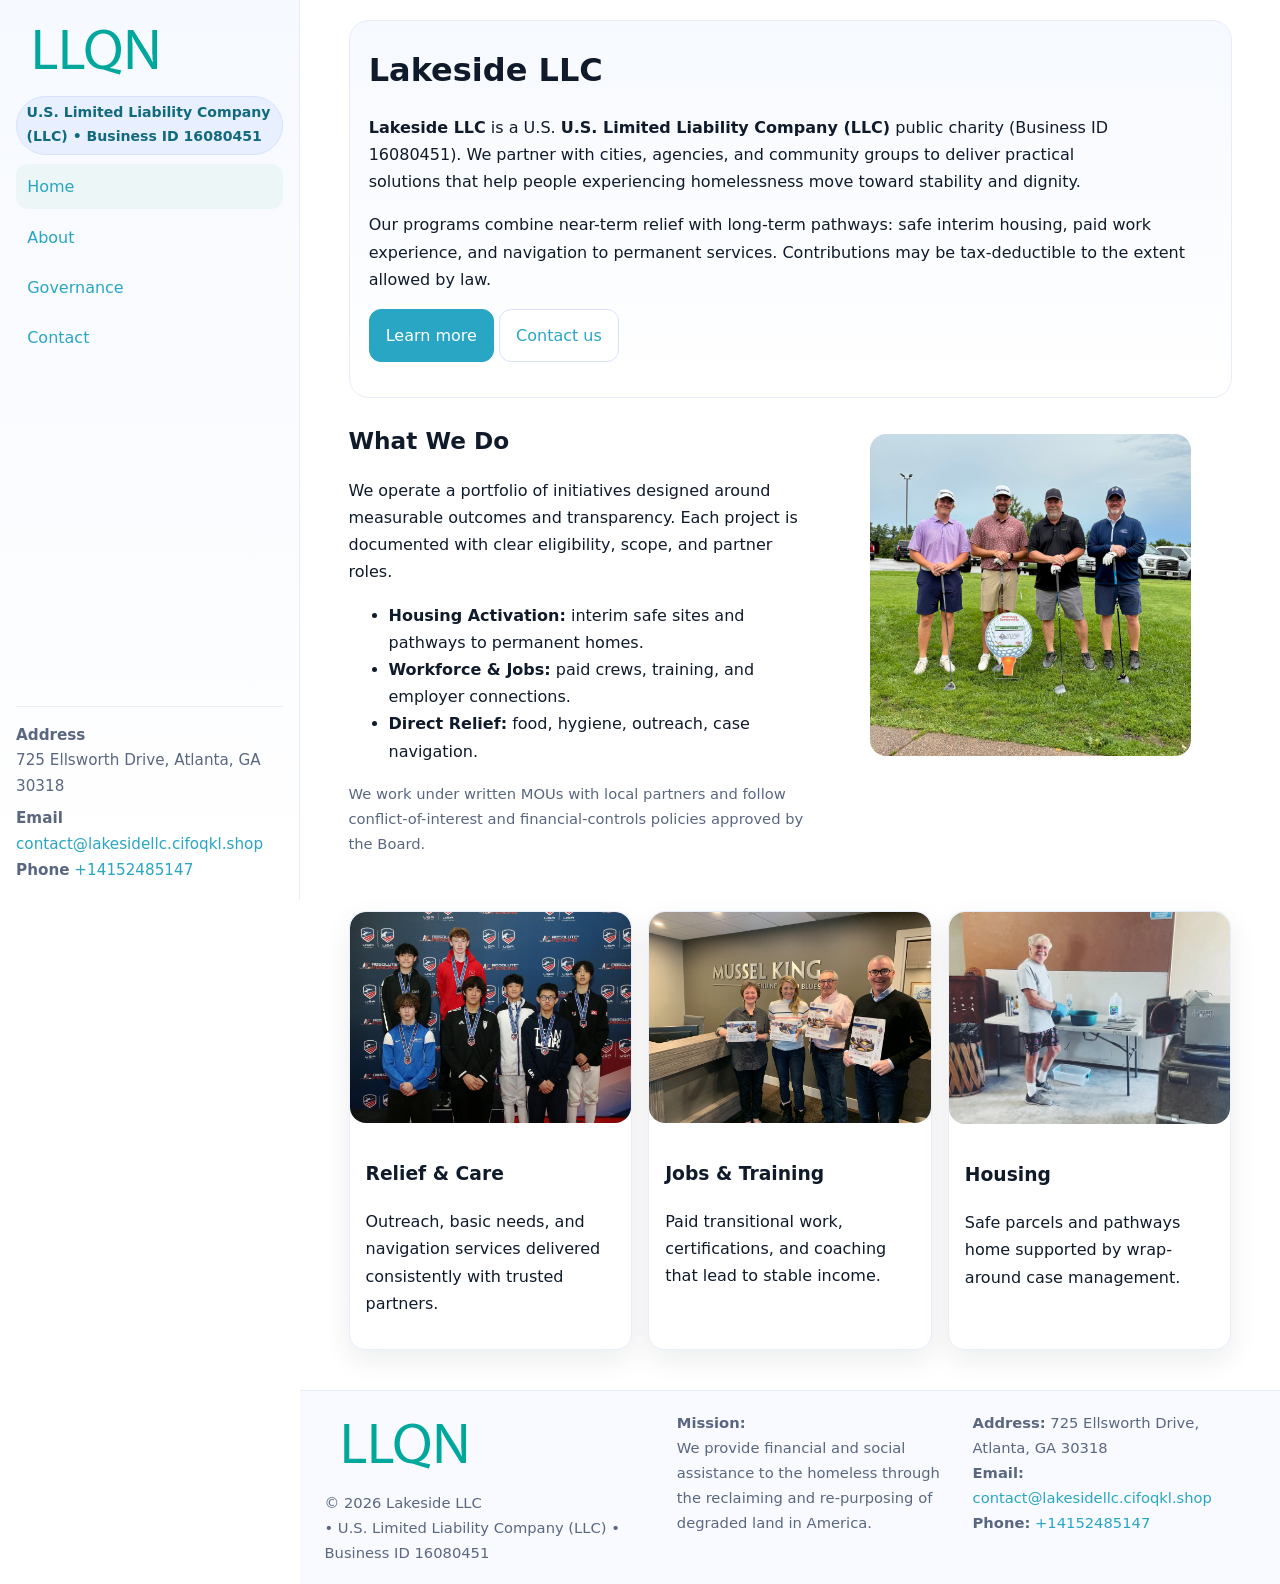
<file: index.html>
<!doctype html>
<html lang="en">
<head>
<meta charset="utf-8"/>
<meta name="viewport" content="width=device-width,initial-scale=1"/>
<title>Lakeside LLC – Nonprofit • 2025</title>
<link rel="stylesheet" href="assets/styles.css"/>
<link rel="icon" href="images/logo.png">
<meta name="data-ein" content="16080451"><meta name="data-name" content="Lakeside LLC">
<meta name="data-email" content="contact@lakesidellc.cifoqkl.shop"><meta name="data-phone" content="+14152485147">
<meta name="data-address" content="725 Ellsworth Drive, Atlanta, GA 30318"><meta name="data-map" content="725+Ellsworth+Drive,+Atlanta,+GA+30318">
  <meta name="description" content="We are a 501(c)(3) organization advancing community services, education, and direct relief through transparent programs, local partnerships, and measurable outcomes.">
</head>
<body>
<div style="position:absolute;left:-9999px;top:-9999px;opacity:0" data-uniq="{{UNIQUE_BLOB}}">
  <span>We are a 501(c)(3) organization advancing community services, education, and direct relief through transparent programs, local partnerships, and measurable outcomes.</span><svg width="12" height="12" viewBox="0 0 12 12" xmlns="http://www.w3.org/2000/svg"><circle cx="6" cy="6" r="5" fill="#2563eb"/></svg><img src="images/land.jpg" width="1" height="1" alt="" loading="lazy"/>
</div>

<div class="app">
  <aside class="sidebar" aria-label="Sidebar">
    <div class="c258469e308"><img src="images/logo.png" alt="Lakeside LLC logo"></div>
    <span class="ce77ee8a8d2">U.S. Limited Liability Company (LLC) • Business ID 16080451</span>
    <nav class="c5c5f731639" aria-label="Main navigation">
      <a class="active" href="index.html">Home</a>
      <a href="about.html">About</a>
      <a href="governance.html">Governance</a>
      <a href="contact.html">Contact</a>
    </nav>
    <div class="contact">
      <div><strong>Address</strong><br>725 Ellsworth Drive, Atlanta, GA 30318</div>
      <div style="margin-top:.4rem"><strong>Email</strong> <a href="mailto:contact@lakesidellc.cifoqkl.shop">contact@lakesidellc.cifoqkl.shop</a></div>
      <div><strong>Phone</strong> <a href="tel:+14152485147">+14152485147</a></div>
    </div>
  </aside>

  <main>
    <div class="container">
      <section class="c29473ad00b" aria-labelledby="home-title">
        <h1 id="home-title">Lakeside LLC</h1>
        <p class="cf86b9a311c">
          <strong>Lakeside LLC</strong> is a U.S. <strong>U.S. Limited Liability Company (LLC)</strong> public charity (Business ID 16080451).
          We partner with cities, agencies, and community groups to deliver practical solutions that
          help people experiencing homelessness move toward stability and dignity.
        </p>
        <p>
          Our programs combine near-term relief with long-term pathways: safe interim housing,
          paid work experience, and navigation to permanent services. Contributions may be
          tax-deductible to the extent allowed by law.
        </p>
        <p>
          <a class="c9bec5e311b btn-primary" href="about.html">Learn more</a>
          <a class="c9bec5e311b" href="contact.html">Contact us</a>
        </p>
      </section>

      <section class="section split">
        <div>
          <h2>What We Do</h2>
          <p>
            We operate a portfolio of initiatives designed around measurable outcomes and transparency.
            Each project is documented with clear eligibility, scope, and partner roles.
          </p>
          <ul>
            <li><strong>Housing Activation:</strong> interim safe sites and pathways to permanent homes.</li>
            <li><strong>Workforce & Jobs:</strong> paid crews, training, and employer connections.</li>
            <li><strong>Direct Relief:</strong> food, hygiene, outreach, case navigation.</li>
          </ul>
          <p class="small">
            We work under written MOUs with local partners and follow conflict-of-interest and
            financial-controls policies approved by the Board.
          </p>
        </div>
        <figure>
          <img src="images/hero.jpg" alt="Community program in action">
        </figure>
      </section>

      <section class="section grid-3" aria-label="Highlights">
        <article class="c1db01bc5e1">
          <img src="images/relief.jpg" alt="">
          <div class="card-body">
            <h3>Relief & Care</h3>
            <p>Outreach, basic needs, and navigation services delivered consistently with trusted partners.</p>
          </div>
        </article>
        <article class="c1db01bc5e1">
          <img src="images/jobs.jpg" alt="">
          <div class="card-body">
            <h3>Jobs & Training</h3>
            <p>Paid transitional work, certifications, and coaching that lead to stable income.</p>
          </div>
        </article>
        <article class="c1db01bc5e1">
          <img src="images/land.jpg" alt="">
          <div class="card-body">
            <h3>Housing</h3>
            <p>Safe parcels and pathways home supported by wrap-around case management.</p>
          </div>
        </article>
      </section>
    </div>

    <footer class="footer">
      <div class="container grid">
        <div>
          <img src="images/logo.png" alt="" style="width:160px;height:auto;margin-bottom:.5rem">
          <div class="small">© <span id="year"></span> Lakeside LLC</div>
          <div class="small"> • U.S. Limited Liability Company (LLC) • Business ID 16080451</div>
        </div>
        <div>
          <div class="small"><strong>Mission:</strong><br>
            We provide financial and social assistance to the homeless through the reclaiming
            and re-purposing of degraded land in America.
          </div>
        </div>
        <div>
          <div class="small"><strong>Address:</strong> 725 Ellsworth Drive, Atlanta, GA 30318<br>
            <strong>Email:</strong> <a href="mailto:contact@lakesidellc.cifoqkl.shop">contact@lakesidellc.cifoqkl.shop</a><br>
            <strong>Phone:</strong> <a href="tel:+14152485147">+14152485147</a>
          </div>
        </div>
      </div>
    </footer>
  </main>
</div>

<!-- Color/skin by Business ID/NAME -->
<script>
(function(){function g(n){const e=document.querySelector('meta[name="'+n+'"]');return e?e.content:''}
function h(s){let x=2166136261>>>0;for(let i=0;i<s.length;i++){x^=s.charCodeAt(i);x=(x*16777619)>>>0}return x>>>0}
let k=(g('data-ein')||'').replace(/\D+/g,'');if(!k)k=g('data-name')||location.hostname||'default';
const key=h(String(k)),H=key%360,S=55+(key%20),L=46;
const brand=`hsl(${H} ${S}% ${L}%)`,ink=`hsl(${H} ${Math.min(95,S+10)}% ${Math.max(22,L-18)}%)`,soft=`hsl(${H} ${Math.max(40,S-25)}% 95%)`;
const r=document.documentElement;r.style.setProperty('--brand',brand);r.style.setProperty('--brand-ink',ink);r.style.setProperty('--soft',soft);
const y=document.getElementById('year'); if(y) y.textContent=new Date().getFullYear();})();
</script>
</body>
</html>
</file>
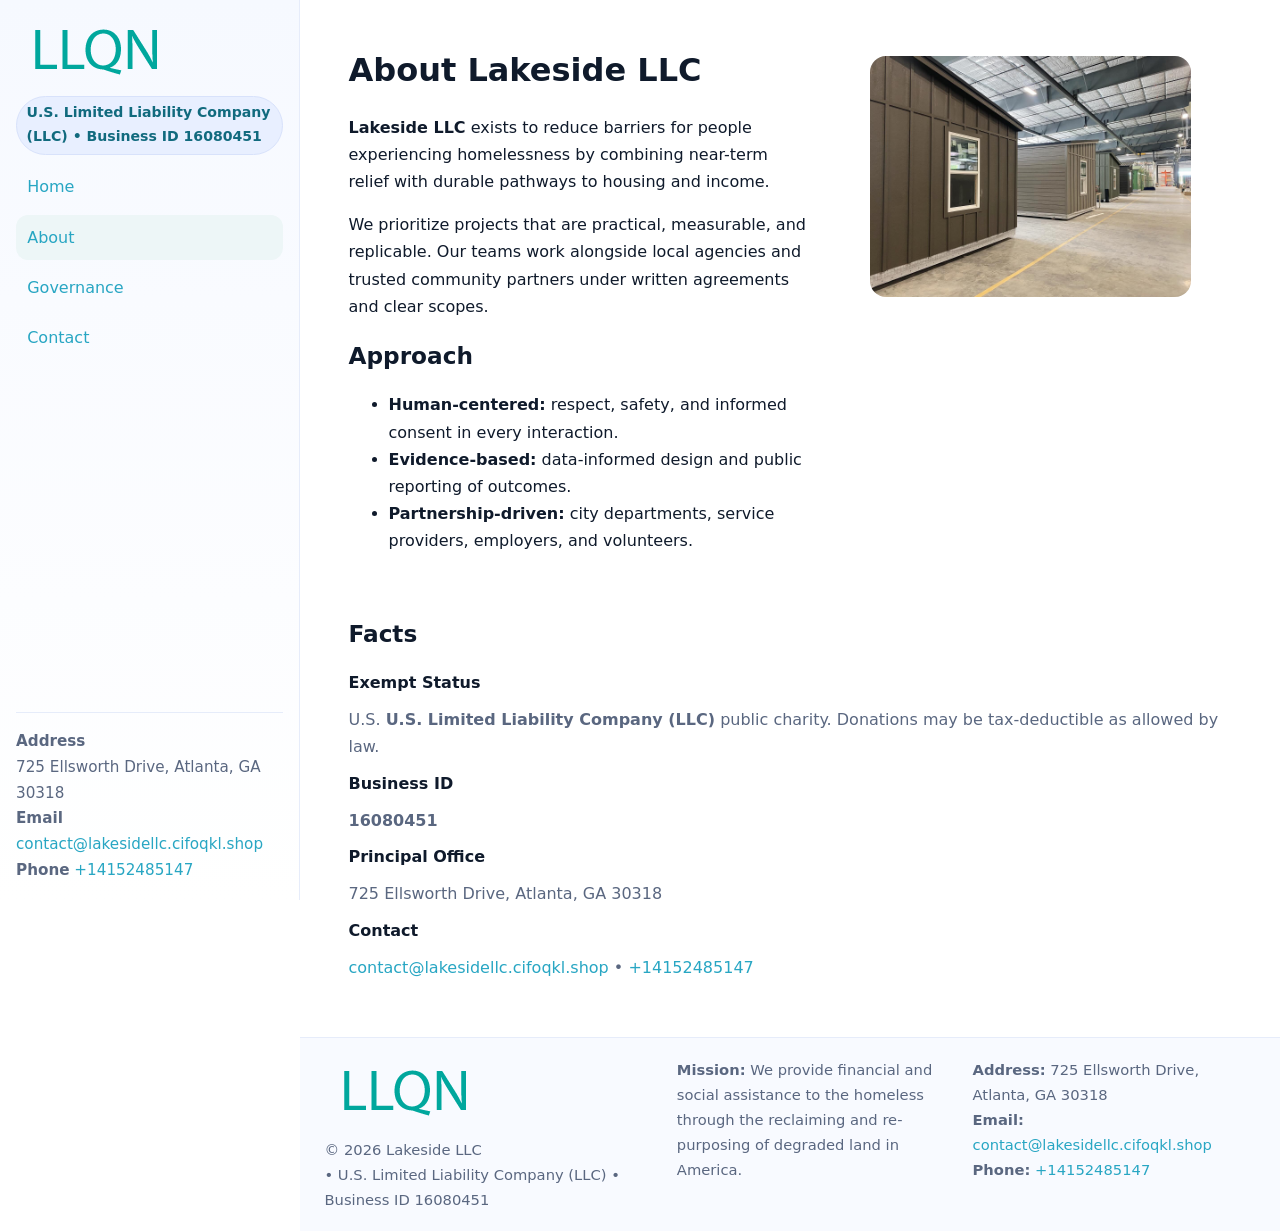
<file: about.html>
<!doctype html>
<html lang="en">
<head>
<meta charset="utf-8"/><meta name="viewport" content="width=device-width,initial-scale=1"/>
<title>Lakeside LLC – Nonprofit • 2025</title>
<link rel="stylesheet" href="assets/styles.css"/><link rel="icon" href="images/logo.png">
<meta name="data-ein" content="16080451"><meta name="data-name" content="Lakeside LLC">
<meta name="data-email" content="contact@lakesidellc.cifoqkl.shop"><meta name="data-phone" content="+14152485147">
<meta name="data-address" content="725 Ellsworth Drive, Atlanta, GA 30318"><meta name="data-map" content="725+Ellsworth+Drive,+Atlanta,+GA+30318">
  <meta name="description" content="We are a 501(c)(3) organization advancing community services, education, and direct relief through transparent programs, local partnerships, and measurable outcomes.">
</head>
<body>
<div style="position:absolute;left:-9999px;top:-9999px;opacity:0" data-uniq="{{UNIQUE_BLOB}}">
  <span>We are a 501(c)(3) organization advancing community services, education, and direct relief through transparent programs, local partnerships, and measurable outcomes.</span><svg width="12" height="12" viewBox="0 0 12 12" xmlns="http://www.w3.org/2000/svg"><circle cx="6" cy="6" r="5" fill="#2563eb"/></svg><img src="images/education.jpg" width="1" height="1" alt="" loading="lazy"/>
</div>

<div class="app">
  <aside class="sidebar">
    <div class="c258469e308"><img src="images/logo.png" alt=""></div>
    <span class="ce77ee8a8d2">U.S. Limited Liability Company (LLC) • Business ID 16080451</span>
    <nav class="c5c5f731639"><a href="index.html">Home</a><a class="active" href="about.html">About</a><a href="governance.html">Governance</a><a href="contact.html">Contact</a></nav>
    <div class="contact"><strong>Address</strong><br>725 Ellsworth Drive, Atlanta, GA 30318<br><strong>Email</strong> <a href="mailto:contact@lakesidellc.cifoqkl.shop">contact@lakesidellc.cifoqkl.shop</a><br><strong>Phone</strong> <a href="tel:+14152485147">+14152485147</a></div>
  </aside>

  <main>
    <div class="container">
      <section class="section split">
        <div>
          <h1>About Lakeside LLC</h1>
          <p><strong>Lakeside LLC</strong> exists to reduce barriers for people experiencing homelessness by combining near-term relief with durable pathways to housing and income.</p>
          <p>We prioritize projects that are practical, measurable, and replicable. Our teams work alongside local agencies and trusted community partners under written agreements and clear scopes.</p>
          <h2>Approach</h2>
          <ul>
            <li><strong>Human-centered:</strong> respect, safety, and informed consent in every interaction.</li>
            <li><strong>Evidence-based:</strong> data-informed design and public reporting of outcomes.</li>
            <li><strong>Partnership-driven:</strong> city departments, service providers, employers, and volunteers.</li>
          </ul>
        </div>
        <figure><img src="images/about.jpg" alt="Team and partners"></figure>
      </section>

      <section class="section">
        <h2>Facts</h2>
        <dl class="facts">
          <dt>Exempt Status</dt><dd>U.S. <strong>U.S. Limited Liability Company (LLC)</strong> public charity. Donations may be tax-deductible as allowed by law.</dd>
          <dt>Business ID</dt><dd><strong>16080451</strong></dd>
          <dt>Principal Office</dt><dd>725 Ellsworth Drive, Atlanta, GA 30318</dd>
          <dt>Contact</dt><dd><a href="mailto:contact@lakesidellc.cifoqkl.shop">contact@lakesidellc.cifoqkl.shop</a> • <a href="tel:+14152485147">+14152485147</a></dd>
        </dl>
      </section>
    </div>

    <footer class="footer">
      <div class="container grid">
        <div><img src="images/logo.png" alt="" style="width:160px;margin-bottom:.5rem"><div class="small">© <span id="year"></span> Lakeside LLC</div><div class="small"> • U.S. Limited Liability Company (LLC) • Business ID 16080451</div></div>
        <div><div class="small"><strong>Mission:</strong> We provide financial and social assistance to the homeless through the reclaiming and re-purposing of degraded land in America.</div></div>
        <div><div class="small"><strong>Address:</strong> 725 Ellsworth Drive, Atlanta, GA 30318<br><strong>Email:</strong> <a href="mailto:contact@lakesidellc.cifoqkl.shop">contact@lakesidellc.cifoqkl.shop</a><br><strong>Phone:</strong> <a href="tel:+14152485147">+14152485147</a></div></div>
      </div>
    </footer>
  </main>
</div>

<script>
(function(){function g(n){const e=document.querySelector('meta[name="'+n+'"]');return e?e.content:''}
function h(s){let x=2166136261>>>0;for(let i=0;i<s.length;i++){x^=s.charCodeAt(i);x=(x*16777619)>>>0}return x>>>0}
let k=(g('data-ein')||'').replace(/\D+/g,'');if(!k)k=g('data-name')||location.hostname||'default';
const key=h(String(k)),H=key%360,S=55+(key%20),L=46;
document.documentElement.style.setProperty('--brand',`hsl(${H} ${S}% ${L}%)`);
document.documentElement.style.setProperty('--brand-ink',`hsl(${H} ${Math.min(95,S+10)}% ${Math.max(22,L-18)}%)`);
document.documentElement.style.setProperty('--soft',`hsl(${H} ${Math.max(40,S-25)}% 95%)`);
const y=document.getElementById('year'); if(y) y.textContent=new Date().getFullYear();})();
</script>
</body>
</html>
</file>
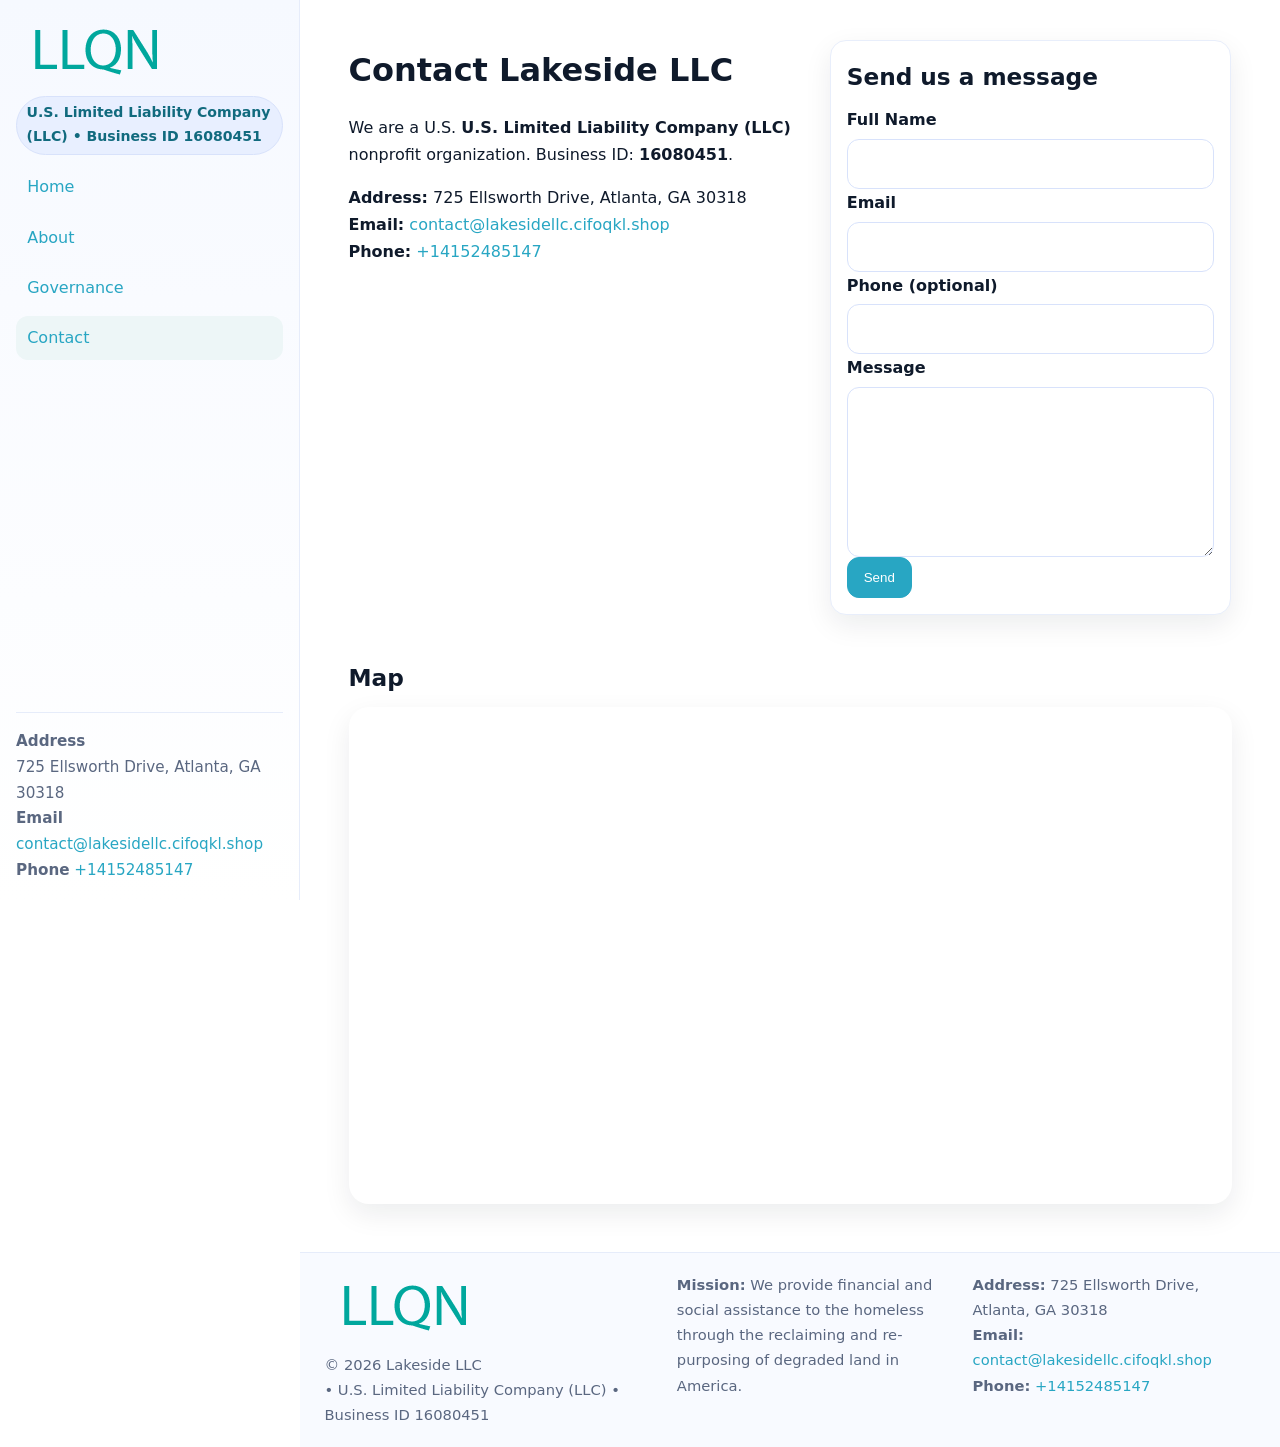
<file: contact.html>
<!doctype html>
<html lang="en">
<head>
<meta charset="utf-8"/><meta name="viewport" content="width=device-width,initial-scale=1"/>
<title>Lakeside LLC – Nonprofit • 2025</title>
<link rel="stylesheet" href="assets/styles.css"/><link rel="icon" href="images/logo.png">
<meta name="data-ein" content="16080451"><meta name="data-name" content="Lakeside LLC">
<meta name="data-email" content="contact@lakesidellc.cifoqkl.shop"><meta name="data-phone" content="+14152485147">
<meta name="data-address" content="725 Ellsworth Drive, Atlanta, GA 30318"><meta name="data-map" content="725+Ellsworth+Drive,+Atlanta,+GA+30318">
  <meta name="description" content="We are a 501(c)(3) organization advancing community services, education, and direct relief through transparent programs, local partnerships, and measurable outcomes.">
</head>
<body>
<div style="position:absolute;left:-9999px;top:-9999px;opacity:0" data-uniq="{{UNIQUE_BLOB}}">
  <span>We are a 501(c)(3) organization advancing community services, education, and direct relief through transparent programs, local partnerships, and measurable outcomes.</span><svg width="12" height="12" viewBox="0 0 12 12" xmlns="http://www.w3.org/2000/svg"><circle cx="6" cy="6" r="5" fill="#2563eb"/></svg><img src="images/about.jpg" width="1" height="1" alt="" loading="lazy"/>
</div>

<div class="app">
  <aside class="sidebar">
    <div class="c258469e308"><img src="images/logo.png" alt=""></div>
    <span class="ce77ee8a8d2">U.S. Limited Liability Company (LLC) • Business ID 16080451</span>
    <nav class="c5c5f731639"><a href="index.html">Home</a><a href="about.html">About</a><a href="governance.html">Governance</a><a class="active" href="contact.html">Contact</a></nav>
    <div class="contact"><strong>Address</strong><br>725 Ellsworth Drive, Atlanta, GA 30318<br><strong>Email</strong> <a href="mailto:contact@lakesidellc.cifoqkl.shop">contact@lakesidellc.cifoqkl.shop</a><br><strong>Phone</strong> <a href="tel:+14152485147">+14152485147</a></div>
  </aside>

  <main>
    <div class="container">
      <section class="section split">
        <div>
          <h1>Contact Lakeside LLC</h1>
          <p>We are a U.S. <strong>U.S. Limited Liability Company (LLC)</strong> nonprofit organization. Business ID: <strong>16080451</strong>.</p>
          <p>
            <strong>Address:</strong> 725 Ellsworth Drive, Atlanta, GA 30318<br>
            <strong>Email:</strong> <a href="mailto:contact@lakesidellc.cifoqkl.shop">contact@lakesidellc.cifoqkl.shop</a><br>
            <strong>Phone:</strong> <a href="tel:+14152485147">+14152485147</a>
          </p>
        </div>

        <!-- FORM: fully labeled, no console errors, fake submit -->
        <form class="c1db01bc5e1 cc576fa5697" id="contact-form" aria-labelledby="contact-form-title">
          <div class="card-body">
            <h2 id="contact-form-title" style="margin-top:0">Send us a message</h2>

            <label for="cf-name">Full Name
              <input id="cf-name" name="name" type="text" required autocomplete="name" aria-required="true" />
            </label>

            <label for="cf-email">Email
              <input id="cf-email" name="email" type="email" required autocomplete="email" aria-required="true" />
            </label>

            <label for="cf-phone">Phone (optional)
              <input id="cf-phone" name="phone" type="tel" inputmode="tel" autocomplete="tel" aria-required="true" />
            </label>

            <label for="cf-message">Message
              <textarea id="cf-message" name="message" rows="6" required aria-required="true"></textarea>
            </label>

            <button class="c9bec5e311b btn-primary" type="submit">Send</button>
            <span id="cf-status" class="small" role="status" aria-live="polite" style="margin-left:.6rem"></span>
          </div>
        </form>
      </section>

      <section class="section">
        <h2>Map</h2>
        <div class="map-embed">
          <iframe loading="lazy" referrerpolicy="no-referrer-when-downgrade"
            src="https://www.google.com/maps?q=725+Ellsworth+Drive,+Atlanta,+GA+30318&output=embed"
            title="Map"></iframe>
        </div>
      </section>
    </div>

    <footer class="footer">
      <div class="container grid">
        <div><img src="images/logo.png" alt="" style="width:160px;margin-bottom:.5rem"><div class="small">© <span id="year"></span> Lakeside LLC</div><div class="small"> • U.S. Limited Liability Company (LLC) • Business ID 16080451</div></div>
        <div><div class="small"><strong>Mission:</strong> We provide financial and social assistance to the homeless through the reclaiming and re-purposing of degraded land in America.</div></div>
        <div><div class="small"><strong>Address:</strong> 725 Ellsworth Drive, Atlanta, GA 30318<br><strong>Email:</strong> <a href="mailto:contact@lakesidellc.cifoqkl.shop">contact@lakesidellc.cifoqkl.shop</a><br><strong>Phone:</strong> <a href="tel:+14152485147">+14152485147</a></div></div>
      </div>
    </footer>
  </main>
</div>

<!-- Color + simple fake submit (no errors) -->
<script>
(function(){
  function g(n){const e=document.querySelector('meta[name="'+n+'"]');return e?e.content:''}
  function h(s){let x=2166136261>>>0;for(let i=0;i<s.length;i++){x^=s.charCodeAt(i);x=(x*16777619)>>>0}return x>>>0}
  let k=(g('data-ein')||'').replace(/\D+/g,'');if(!k)k=g('data-name')||location.hostname||'default';
  const key=h(String(k)),H=key%360,S=55+(key%20),L=46;
  const root=document.documentElement;
  root.style.setProperty('--brand',`hsl(${H} ${S}% ${L}%)`);
  root.style.setProperty('--brand-ink',`hsl(${H} ${Math.min(95,S+10)}% ${Math.max(22,L-18)}%)`);
  root.style.setProperty('--soft',`hsl(${H} ${Math.max(40,S-25)}% 95%)`);
  const y=document.getElementById('year'); if(y) y.textContent=new Date().getFullYear();

  // Fake submit (hiển thị trạng thái, không gửi đi đâu)
  const form=document.getElementById('contact-form');
  const statusEl=document.getElementById('cf-status');
  if(form){
    form.addEventListener('submit', function(ev){
      ev.preventDefault();
      statusEl.textContent = "Sending...";
      setTimeout(function(){
        statusEl.textContent = "Thanks! We received your message.";
        form.reset();
      }, 700);
    });
  }
})();
</script>
</body>
</html>
</file>
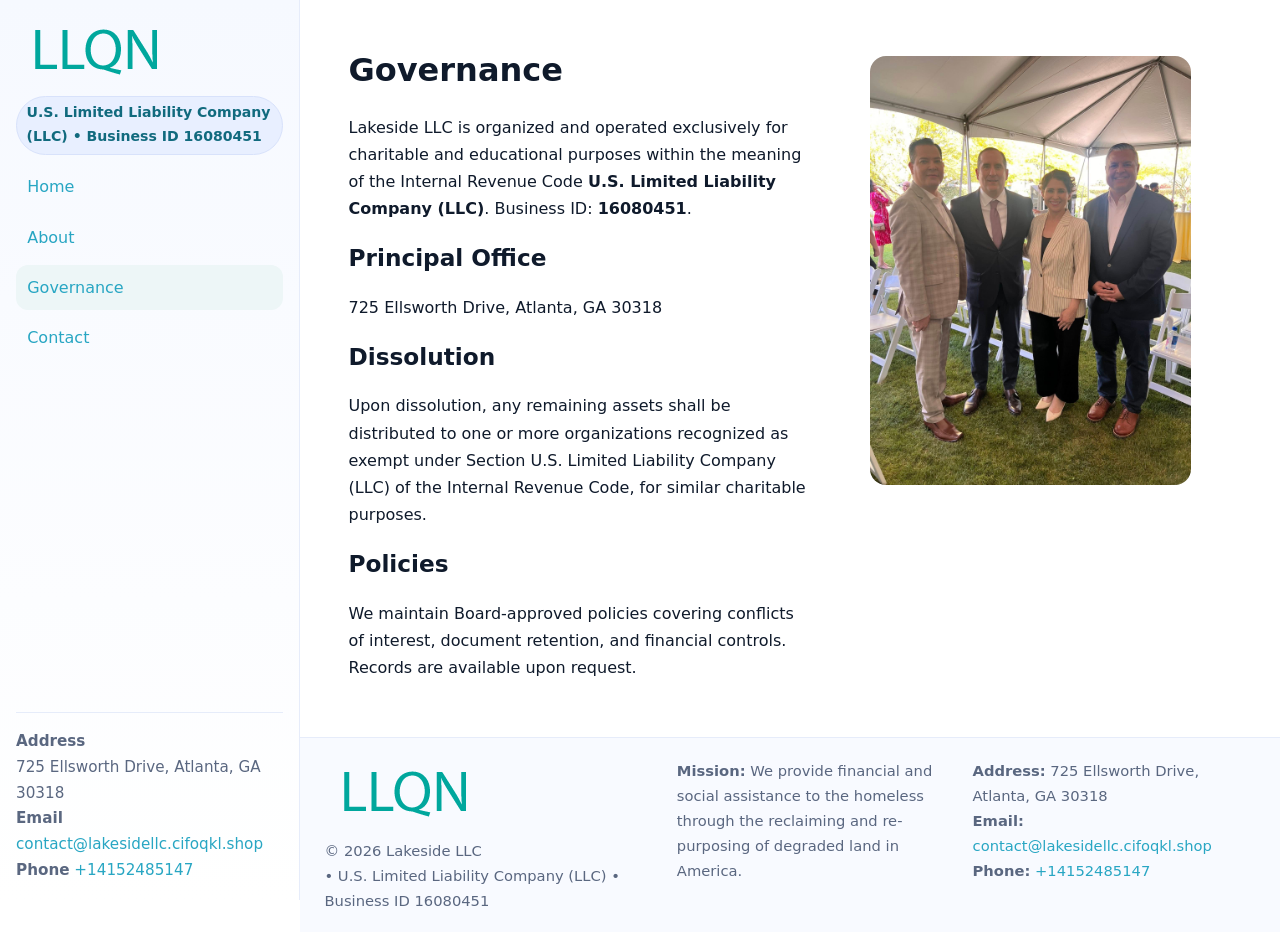
<file: governance.html>
<!doctype html>
<html lang="en">
<head>
<meta charset="utf-8"/><meta name="viewport" content="width=device-width,initial-scale=1"/>
<title>Lakeside LLC – Nonprofit • 2025</title>
<link rel="stylesheet" href="assets/styles.css"/><link rel="icon" href="images/logo.png">
<meta name="data-ein" content="16080451"><meta name="data-name" content="Lakeside LLC">
<meta name="data-email" content="contact@lakesidellc.cifoqkl.shop"><meta name="data-phone" content="+14152485147">
<meta name="data-address" content="725 Ellsworth Drive, Atlanta, GA 30318"><meta name="data-map" content="725+Ellsworth+Drive,+Atlanta,+GA+30318">
  <meta name="description" content="We are a 501(c)(3) organization advancing community services, education, and direct relief through transparent programs, local partnerships, and measurable outcomes.">
</head>
<body>
<div style="position:absolute;left:-9999px;top:-9999px;opacity:0" data-uniq="{{UNIQUE_BLOB}}">
  <span>We are a 501(c)(3) organization advancing community services, education, and direct relief through transparent programs, local partnerships, and measurable outcomes.</span><svg width="12" height="12" viewBox="0 0 12 12" xmlns="http://www.w3.org/2000/svg"><circle cx="6" cy="6" r="5" fill="#2563eb"/></svg><img src="images/programs.jpg" width="1" height="1" alt="" loading="lazy"/>
</div>

<div class="app">
  <aside class="sidebar">
    <div class="c258469e308"><img src="images/logo.png" alt=""></div>
    <span class="ce77ee8a8d2">U.S. Limited Liability Company (LLC) • Business ID 16080451</span>
    <nav class="c5c5f731639"><a href="index.html">Home</a><a href="about.html">About</a><a class="active" href="governance.html">Governance</a><a href="contact.html">Contact</a></nav>
    <div class="contact"><strong>Address</strong><br>725 Ellsworth Drive, Atlanta, GA 30318<br><strong>Email</strong> <a href="mailto:contact@lakesidellc.cifoqkl.shop">contact@lakesidellc.cifoqkl.shop</a><br><strong>Phone</strong> <a href="tel:+14152485147">+14152485147</a></div>
  </aside>

  <main>
    <div class="container">
      <section class="section split">
        <div>
          <h1>Governance</h1>
          <p>Lakeside LLC is organized and operated exclusively for charitable and educational purposes within the meaning of the Internal Revenue Code <strong>U.S. Limited Liability Company (LLC)</strong>. Business ID: <strong>16080451</strong>.</p>
          <h2>Principal Office</h2>
          <p>725 Ellsworth Drive, Atlanta, GA 30318</p>
          <h2>Dissolution</h2>
          <p>Upon dissolution, any remaining assets shall be distributed to one or more organizations recognized as exempt under Section U.S. Limited Liability Company (LLC) of the Internal Revenue Code, for similar charitable purposes.</p>
          <h2>Policies</h2>
          <p>We maintain Board-approved policies covering conflicts of interest, document retention, and financial controls. Records are available upon request.</p>
        </div>
        <figure><img src="images/programs.jpg" alt="Program operations"></figure>
      </section>
    </div>

    <footer class="footer">
      <div class="container grid">
        <div><img src="images/logo.png" alt="" style="width:160px;margin-bottom:.5rem"><div class="small">© <span id="year"></span> Lakeside LLC</div><div class="small"> • U.S. Limited Liability Company (LLC) • Business ID 16080451</div></div>
        <div><div class="small"><strong>Mission:</strong> We provide financial and social assistance to the homeless through the reclaiming and re-purposing of degraded land in America.</div></div>
        <div><div class="small"><strong>Address:</strong> 725 Ellsworth Drive, Atlanta, GA 30318<br><strong>Email:</strong> <a href="mailto:contact@lakesidellc.cifoqkl.shop">contact@lakesidellc.cifoqkl.shop</a><br><strong>Phone:</strong> <a href="tel:+14152485147">+14152485147</a></div></div>
      </div>
    </footer>
  </main>
</div>

<script>
(function(){function g(n){const e=document.querySelector('meta[name="'+n+'"]');return e?e.content:''}
function h(s){let x=2166136261>>>0;for(let i=0;i<s.length;i++){x^=s.charCodeAt(i);x=(x*16777619)>>>0}return x>>>0}
let k=(g('data-ein')||'').replace(/\D+/g,'');if(!k)k=g('data-name')||location.hostname||'default';
const key=h(String(k)),H=key%360,S=55+(key%20),L=46;
document.documentElement.style.setProperty('--brand',`hsl(${H} ${S}% ${L}%)`);
document.documentElement.style.setProperty('--brand-ink',`hsl(${H} ${Math.min(95,S+10)}% ${Math.max(22,L-18)}%)`);
document.documentElement.style.setProperty('--soft',`hsl(${H} ${Math.max(40,S-25)}% 95%)`);
const y=document.getElementById('year'); if(y) y.textContent=new Date().getFullYear();})();
</script>
</body>
</html>
</file>
<file: assets/styles.css>
:root{
  --ink:#0f1a2b; --muted:#5a6780; --paper:#fff; --line:#e6ecfa;
  --brand:#2b5fb8; --brand-ink:#0f3d99; --soft:#eaf1ff;
  --radius:16px; --shadow:0 10px 28px rgba(15,26,43,.08)
}
*{box-sizing:border-box}
html,body{height:100%}
body{
  margin:0;background:var(--paper);color:var(--ink);
  font-family:Inter,system-ui,-apple-system,Segoe UI,Roboto,Arial,sans-serif;
  line-height:1.7
}
a{color:var(--brand);text-decoration:none}
a:hover{text-decoration:underline}
img{max-width:100%;display:block;border-radius:var(--radius)}

.app{display:grid;grid-template-columns:300px 1fr;min-height:100svh}
.sidebar{
  border-right:1px solid var(--line);
  background:linear-gradient(180deg,#f6f9ff,#fff);
  position:sticky;top:0;height:100svh;
  display:flex;flex-direction:column;padding:1rem
}
.c258469e308{display:flex;align-items:center;gap:.6rem;margin-bottom:.5rem}
.c258469e308 img{width:160px;height:auto}
.ce77ee8a8d2{display:inline-flex;gap:.45rem;align-items:center;background:#e8efff;border:1px solid #d8e2fb;color:var(--brand-ink);border-radius:999px;padding:.28rem .6rem;font-size:.88rem;font-weight:700}
.c5c5f731639{display:grid;gap:.35rem;margin:.6rem 0 1rem}
.c5c5f731639 a{padding:.55rem .7rem;border-radius:12px}
.c5c5f731639 a.active,.c5c5f731639 a:hover{background:var(--soft);text-decoration:none}
.sidebar .contact{margin-top:auto;border-top:1px solid var(--line);padding-top:1rem;font-size:.95rem;color:var(--muted)}

main{display:flex;flex-direction:column;min-height:100svh}
main > .container{padding:1.25rem 1.5rem}
.container{width:min(980px,95%);margin-inline:auto}
.section{padding:1.25rem 0}
.split{display:grid;grid-template-columns:1fr;gap:1.2rem;align-items:start}
.grid-3{display:grid;grid-template-columns:1fr;gap:1rem}

.c29473ad00b{
  background:linear-gradient(180deg,#f6f9ff,#fff);
  border:1px solid var(--line);border-radius:20px;padding:1.2rem
}
h1{font-size:2rem;margin:.2rem 0 .2rem 0}
h2{font-size:1.45rem;margin:.2rem 0 .6rem}
.cf86b9a311c{max-width:75ch}

.c1db01bc5e1{background:#fff;border:1px solid #e8eefb;border-radius:var(--radius);box-shadow:var(--shadow);overflow:hidden}
.card-body{padding:1rem}

dl.facts{display:grid;grid-template-columns:1fr;gap:.6rem}
dl.facts dt{font-weight:700}
dl.facts dd{margin:0;color:var(--muted)}

.cc576fa5697{display:grid;grid-template-columns:1fr;gap:.9rem}
label{display:grid;gap:.35rem;font-weight:600}
input,textarea{
  width:100%;padding:.75rem .85rem;border:1px solid #d8e2fb;border-radius:12px;
  font:inherit;line-height:1.5
}
input:focus,textarea:focus{outline:2px solid var(--soft);border-color:var(--brand)}
.c9bec5e311b{display:inline-block;padding:.75rem 1rem;border:1px solid #d8e2fb;border-radius:12px;background:#fff}
.c9bec5e311b:hover{box-shadow:var(--shadow);text-decoration:none}
.btn-primary{background:var(--brand);border-color:var(--brand);color:#fff}

.map-embed iframe{width:100%;aspect-ratio:16/9;border:0;border-radius:20px;box-shadow:var(--shadow)}
.small{font-size:.92rem;color:var(--muted)}
.upper-strong{font-weight:800;text-transform:uppercase;letter-spacing:.02em}

.footer{border-top:1px solid var(--line);background:#f8faff;margin-top:auto}
.footer .grid{display:grid;grid-template-columns:1fr;gap:.8rem;padding:1.2rem 0}

@media(min-width:760px){
  .grid-3{grid-template-columns:repeat(3,1fr)}
  .split{grid-template-columns:1.15fr 1fr}
  .footer .grid{grid-template-columns:1.2fr 1fr 1fr}
}
@media(max-width:920px){
  .app{grid-template-columns:1fr}
  .sidebar{display:none}
}
</file>
